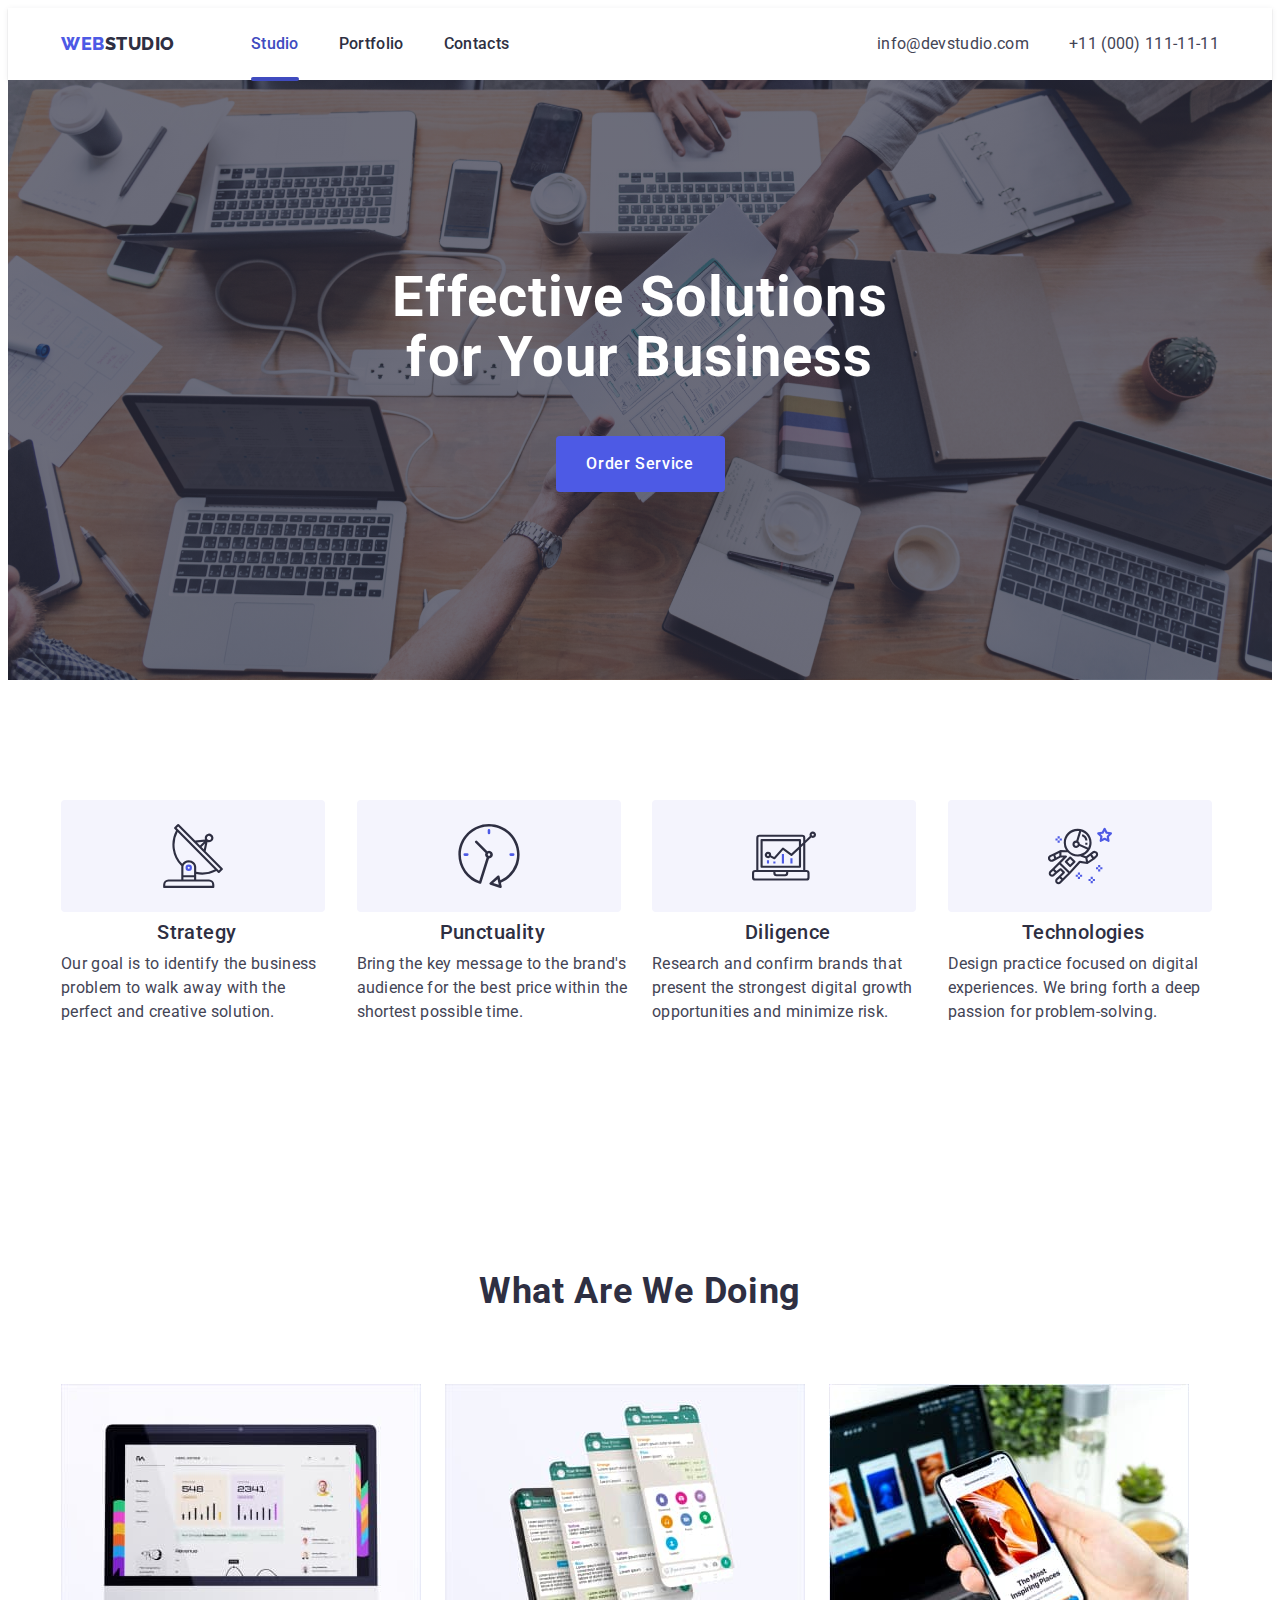
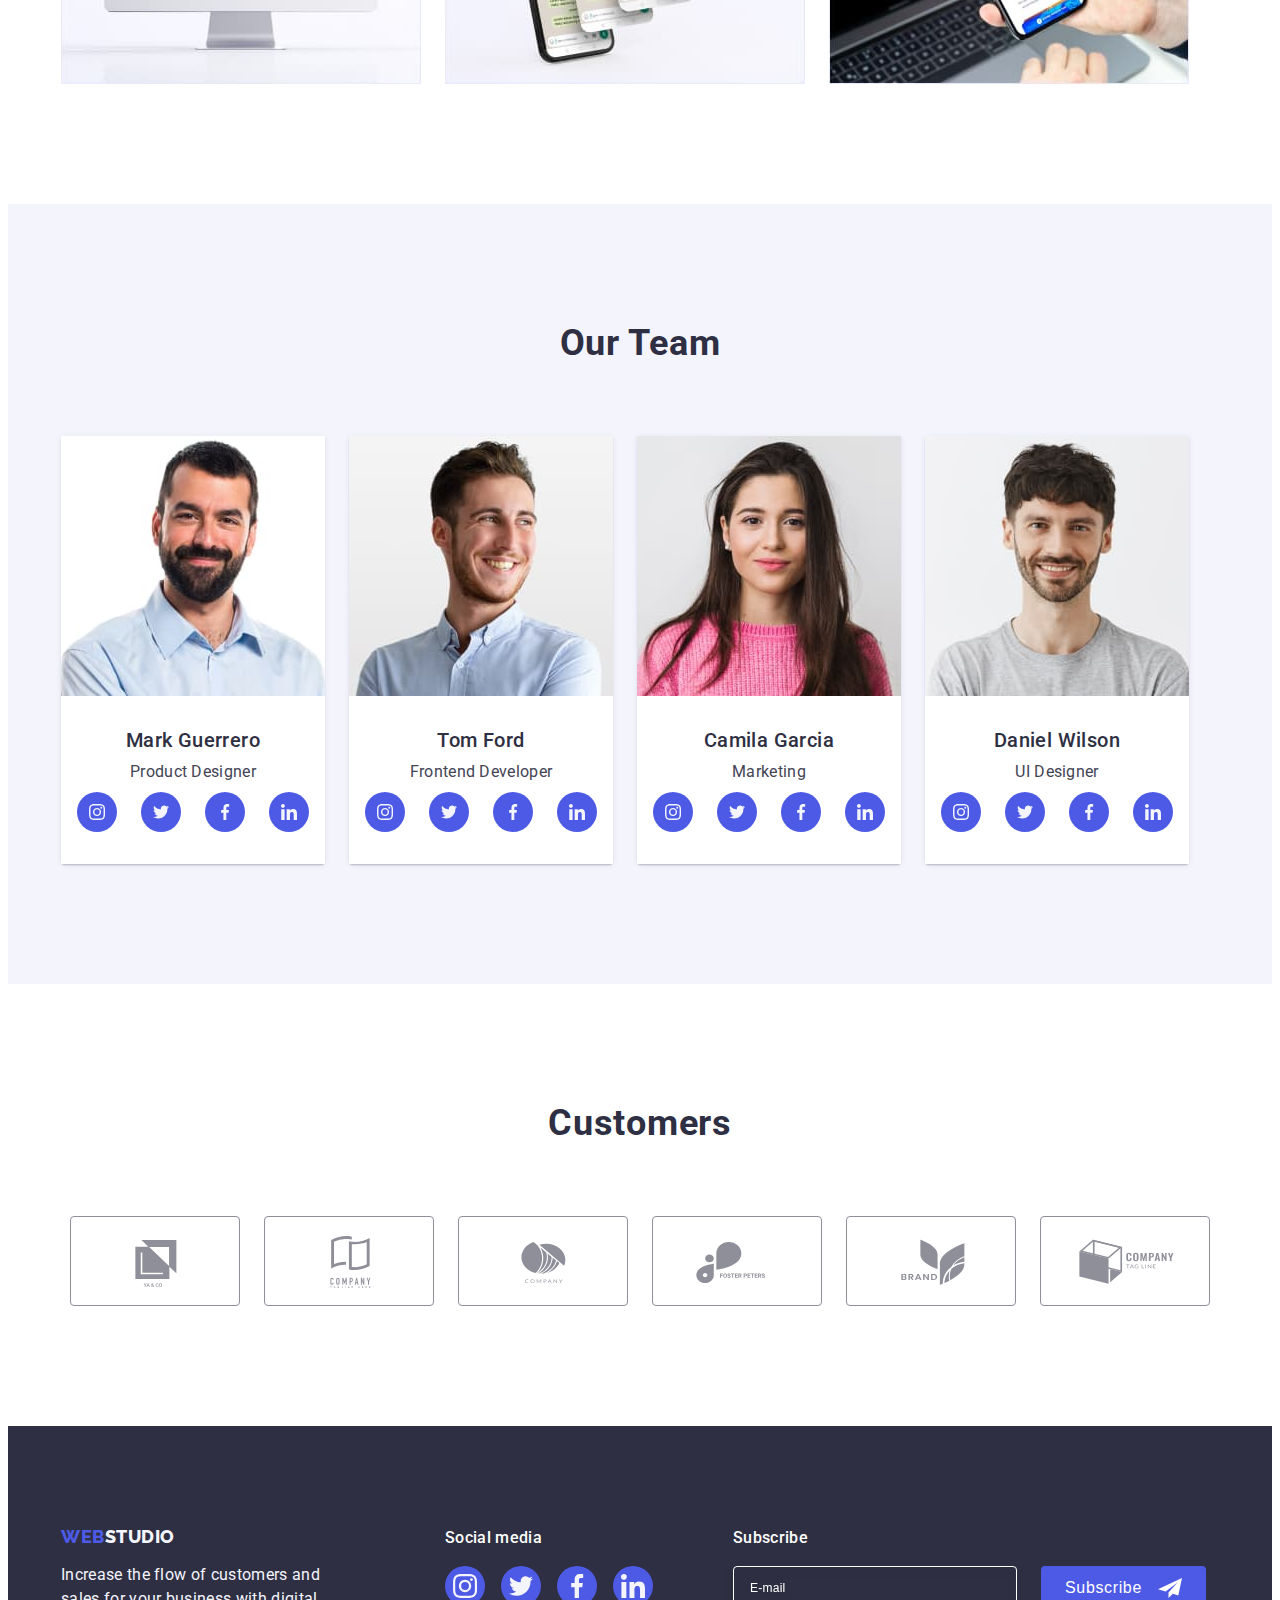
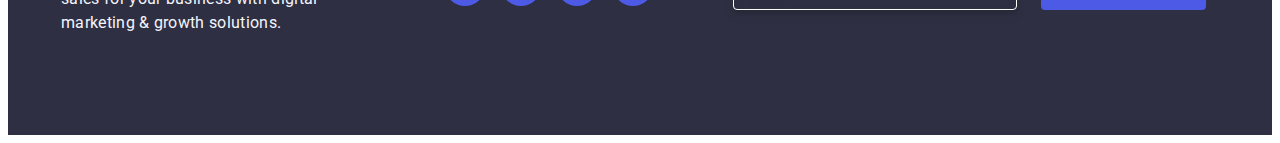
<file: index.html>
<!DOCTYPE html>
<html lang='en'>
<head>
  <meta charset='UTF-8' />
  <meta http-equiv='X-UA-Compatible' content='IE=edge' />
  <meta name='viewport' content='width=device-width, initial-scale=1.0' />
  <link
    rel='stylesheet'
    href='https://cdnjs.cloudflare.com/ajax/libs/modern-normalize/2.0.0/modern-normalize.min.css'
    integrity='sha512-4xo8blKMVCiXpTaLzQSLSw3KFOVPWhm/TRtuPVc4WG6kUgjH6J03IBuG7JZPkcWMxJ5huwaBpOpnwYElP/m6wg=='
    crossorigin='anonymous'
    referrerpolicy='no-referrer'
  />
  <link rel='preconnect' href='https://fonts.googleapis.com' />
  <link rel='preconnect' href='https://fonts.gstatic.com' crossorigin />
  <link
    href='https://fonts.googleapis.com/css2?family=Raleway:wght@800&family=Roboto:wght@400;500;700;900&display=swap'
    rel='stylesheet'
  />
  <link rel='stylesheet' href='./css/styles.css' />
  <title>WebStudio</title>
</head>
<body>
<header class='header'>
  <div class='header-container container'>
    <nav class='nav'>
      <a href='./index.html' class='logo link'
      >Web<span class='logo-name'>Studio</span></a
      >
      <ul class='list header-nav'>
        <li class='header-nav-list'>
          <a href='./index.html' class='nav-list link current'>Studio</a>
        </li>
        <li class='header-nav-list'>
          <a href='./portfolio.html' class='nav-list link'>Portfolio</a>
        </li>
        <li class='header-nav-list'>
          <a href='' class='nav-list link'> Contacts</a>
        </li>
      </ul>
    </nav>
    <address class='address'>
      <ul class='contact-list list'>
        <li class='header-contact-list'>
          <a href='mailto:info@devstudio.com' class='contact-link link'
          >info@devstudio.com</a
          >
        </li>
        <li class='header-contact-list'>
          <a href='tel:+110001111111' class='contact-link link'
          >+11 (000) 111-11-11</a
          >
        </li>
      </ul>
    </address>



    <button
      class="mobile-menu__button js-open-menu"
      type="button"
      aria-expanded="false"
      aria-controls="mobile-menu">
      <svg class="icon" width="40" height="40">
        <use href='./images/icons.svg#icon-menu-hamburger'></use>
      </svg>
    </button>


        <div class="menu-container js-menu-container" id="mobile-menu">
          <ul class="nav-list list">
            <li class="nav-list__item">
              <a href="./index.html" class="nav-list__link nav-list__link--current link">Studio</a>
            </li>
            <li class="nav-list__item">
              <a href="./portfolio.html" class="nav-list__link link">Portfolio</a>
            </li>
            <li class="nav-list__item"><a href="" class="nav-list__link link">Contacts</a></li>
          </ul>
          <div class="contacts-wrapper">
            <ul class="contacts-list list">
              <li class="contacts-list__item">
                <a href="tel:+380961111111" class="contacts-list__link--big link"
                >+38 096 111 11 11</a
                >
              </li>
              <li class="contacts-list__item">
                <a
                  href="mailto:info@devstudio.com"
                  class="contacts-list__link--small link"
                >info@devstudio.com</a
                >
              </li>
            </ul>
            <ul class='icons-list-mobile list'>
              <li class='social-icon-item'>
                <a class='sprite-list-footer link' href=''>
                  <svg class='sprite' width='24' height='24'>
                    <use href='./images/icons.svg#icon-instagram'></use>
                  </svg>
                </a>
              </li>
              <li class='social-icon-item'>
                <a class='sprite-list-footer link' href=''>
                  <svg class='sprite' width='24' height='24'>
                    <use href='./images/icons.svg#icon-twitter'></use>
                  </svg>
                </a>
              </li>
              <li class='social-icon-item'>
                <a class='sprite-list-footer link' href=''>
                  <svg class='sprite' width='24' height='24'>
                    <use href='./images/icons.svg#icon-facebook'></use>
                  </svg>
                </a>
              </li>
              <li class='social-icon-item'>
                <a class='sprite-list-footer link' href=''>
                  <svg class='sprite' width='24' height='24'>
                    <use href='./images/icons.svg#icon-linkedin'></use>
                  </svg>
                </a>
              </li>
            </ul>
            <button
              class=" modal-close  js-close-menu"
              type="button"
            >
              <svg class='modal-close-mobile' width='8' height='8'>
                <use href='./images/icons.svg#icon-close-black'></use>
              </svg>
            </button>
          </div>
        </div>


  </div>
</header>
<main>
  <section class='hero'>
    <div class='container'>
      <h1 class='hero-title'>Effective Solutions for Your Business</h1>
      <button type='button' class='button-hero' data-modal-open>
        Order Service
      </button>
    </div>
  </section>
  <section class='advantages section'>
    <div class='container'>
      <h2 class='visually-hidden'>Our advantages</h2>
      <ul class='advantages-list list'>
        <li class='advantages-list-item'>
          <div class='advantages-list-icon'>
            <svg class='advantages-icon' width='64' height='64'>
              <use href='./images/icons.svg#icon-antenna'></use>
            </svg>
          </div>
          <h3 class='title-strategy'>Strategy</h3>
          <p class='description-strategy'>
            Our goal is to identify the business problem to walk away with
            the perfect and creative solution.
          </p>
        </li>
        <li class='advantages-list-item'>
          <div class='advantages-list-icon'>
            <svg class='advantages-icon' width='64' height='64'>
              <use href='./images/icons.svg#icon-clock'></use>
            </svg>
          </div>
          <h3 class='title-strategy'>Punctuality</h3>
          <p class='description-strategy'>
            Bring the key message to the brand's audience for the best price
            within the shortest possible time.
          </p>
        </li>
        <li class='advantages-list-item'>
          <div class='advantages-list-icon'>
            <svg class='advantages-icon' width='64' height='64'>
              <use href='./images/icons.svg#icon-diagram'></use>
            </svg>
          </div>
          <h3 class='title-strategy'>Diligence</h3>
          <p class='description-strategy'>
            Research and confirm brands that present the strongest digital
            growth opportunities and minimize risk.
          </p>
        </li>
        <li class='advantages-list-item'>
          <div class='advantages-list-icon'>
            <svg class='advantages-icon' width='64' height='64'>
              <use href='./images/icons.svg#icon-astronaut'></use>
            </svg>
          </div>
          <h3 class='title-strategy'>Technologies</h3>
          <p class='description-strategy'>
            Design practice focused on digital experiences. We bring forth a
            deep passion for problem-solving.
          </p>
        </li>
      </ul>
    </div>
  </section>
  <section class='section our-work-section'>
    <div class='container '>
      <h2 class='headlines'>What are we doing</h2>
      <ul class='list our-work-list'>
        <li class='our-work-item'>
          <img
            src='./images/monitor.jpg'
            width='360'
            height='300'
            alt='monitor'
          />
        </li>
        <li class='our-work-item'>
          <img
            src='./images/screenshot.jpg'
            width='360'
            height='300'
            alt='screenshot'
          />
        </li>
        <li class='our-work-item'>
          <img
            src='./images/phone.jpg'
            width='360'
            height='300'
            alt='phone'
          />
        </li>
      </ul>
    </div>
  </section>
  <section class='our-team section'>
    <div class='container'>
      <h2 class='headlines'>Our Team</h2>
      <ul class='list team-list list'>
        <li class='team-item list'>
          <img
            src='./images/designer.jpg'
            width='264'
            height='260'
            alt='Product Designer'
          />
          <div class='team-container'>
            <h3 class='title'>Mark Guerrero</h3>
            <p class='description'>Product Designer</p>
            <ul class='icons-list-team list'>
              <li class='social-icon-item'>
                <a class='sprite-list link' href=''>
                  <svg class='sprite' width='16' height='16'>
                    <use href='./images/icons.svg#icon-instagram'></use>
                  </svg>
                </a>
              </li>
              <li class='social-icon-item'>
                <a class='sprite-list link' href=''>
                  <svg class='sprite' width='16' height='16'>
                    <use href='./images/icons.svg#icon-twitter'></use>
                  </svg>
                </a>
              </li>
              <li class='social-icon-item'>
                <a class='sprite-list link' href=''>
                  <svg class='sprite' width='16' height='16'>
                    <use href='./images/icons.svg#icon-facebook'></use>
                  </svg>
                </a>
              </li>
              <li class='social-icon-item'>
                <a class='sprite-list link' href=''>
                  <svg class='sprite' width='16' height='16'>
                    <use href='./images/icons.svg#icon-linkedin'></use>
                  </svg>
                </a>
              </li>
            </ul>
          </div>
        </li>
        <li class='team-item list'>
          <img
            src='./images/frontend.jpg'
            width='264'
            height='260'
            alt='Frontend Developer'
          />
          <div class='team-container'>
            <h3 class='title'>Tom Ford</h3>
            <p class='description'>Frontend Developer</p>
            <ul class='icons-list-team list'>
              <li class='social-icon-item'>
                <a class='sprite-list link' href=''>
                  <svg class='sprite' width='16' height='16'>
                    <use href='./images/icons.svg#icon-instagram'></use>
                  </svg>
                </a>
              </li>
              <li class='social-icon-item'>
                <a class='sprite-list link' href=''>
                  <svg class='sprite' width='16' height='16'>
                    <use href='./images/icons.svg#icon-twitter'></use>
                  </svg>
                </a>
              </li>
              <li class='social-icon-item'>
                <a class='sprite-list link' href=''>
                  <svg class='sprite' width='16' height='16'>
                    <use href='./images/icons.svg#icon-facebook'></use>
                  </svg>
                </a>
              </li>
              <li class='social-icon-item'>
                <a class='sprite-list link' href=''>
                  <svg class='sprite' width='16' height='16'>
                    <use href='./images/icons.svg#icon-linkedin'></use>
                  </svg>
                </a>
              </li>
            </ul>
          </div>
        </li>
        <li class='team-item list'>
          <img
            src='./images/marketing.jpg'
            width='264'
            height='260'
            alt='Marketing'
          />
          <div class='team-container'>
            <h3 class='title'>Camila Garcia</h3>
            <p class='description'>Marketing</p>
            <ul class='icons-list-team list'>
              <li class='social-icon-item'>
                <a class='sprite-list link' href=''>
                  <svg class='sprite' width='16' height='16'>
                    <use href='./images/icons.svg#icon-instagram'></use>
                  </svg>
                </a>
              </li>
              <li class='social-icon-item'>
                <a class='sprite-list link' href=''>
                  <svg class='sprite' width='16' height='16'>
                    <use href='./images/icons.svg#icon-twitter'></use>
                  </svg>
                </a>
              </li>
              <li class='social-icon-item'>
                <a class='sprite-list link' href=''>
                  <svg class='sprite' width='16' height='16'>
                    <use href='./images/icons.svg#icon-facebook'></use>
                  </svg>
                </a>
              </li>
              <li class='social-icon-item'>
                <a class='sprite-list link' href=''>
                  <svg class='sprite' width='16' height='16'>
                    <use href='./images/icons.svg#icon-linkedin'></use>
                  </svg>
                </a>
              </li>
            </ul>
          </div>
        </li>
        <li class='team-item list'>
          <img
            src='./images/UI.jpg'
            width='264'
            height='260'
            alt='UI Designer'
          />
          <div class='team-container'>
            <h3 class='title'>Daniel Wilson</h3>
            <p class='description'>UI Designer</p>
            <ul class='icons-list-team list'>
              <li class='social-icon-item'>
                <a class='sprite-list link' href=''>
                  <svg class='sprite' width='16' height='16'>
                    <use href='./images/icons.svg#icon-instagram'></use>
                  </svg>
                </a>
              </li>
              <li class='social-icon-item'>
                <a class='sprite-list link' href=''>
                  <svg class='sprite' width='16' height='16'>
                    <use href='./images/icons.svg#icon-twitter'></use>
                  </svg>
                </a>
              </li>
              <li class='social-icon-item'>
                <a class='sprite-list link' href=''>
                  <svg class='sprite' width='16' height='16'>
                    <use href='./images/icons.svg#icon-facebook'></use>
                  </svg>
                </a>
              </li>
              <li class='social-icon-item'>
                <a class='sprite-list link' href=''>
                  <svg class='sprite' width='16' height='16'>
                    <use href='./images/icons.svg#icon-linkedin'></use>
                  </svg>
                </a>
              </li>
            </ul>
          </div>
        </li>
      </ul>
    </div>
  </section>
  <section class='section'>
    <div class='container'>
      <h2 class='headlines'>Customers</h2>
      <ul class='customers-list list'>
        <li class='customers-list-icons'>
          <a href='' class='customers-link link'>
            <svg class='customers-icons' width='104' height='56'>
              <use href='./images/icons.svg#icon-yago'></use>
            </svg>
          </a>
        </li>
        <li class='customers-list-icons'>
          <a href='' class='customers-link link'>
            <svg class='customers-icons' width='104' height='56'>
              <use href='./images/icons.svg#icon-tagline'></use>
            </svg>
          </a>
        </li>
        <li class='customers-list-icons'>
          <a href='' class='customers-link link'>
            <svg class='customers-icons' width='104' height='56'>
              <use href='./images/icons.svg#icon-company'></use>
            </svg>
          </a>
        </li>
        <li class='customers-list-icons'>
          <a href='' class='customers-link link'>
            <svg class='customers-icons' width='104' height='56'>
              <use href='./images/icons.svg#icon-forest'></use>
            </svg>
          </a>
        </li>
        <li class='customers-list-icons'>
          <a href='' class='customers-link link'>
            <svg class='customers-icons' width='104' height='56'>
              <use href='./images/icons.svg#icon-brand'></use>
            </svg>
          </a>
        </li>
        <li class='customers-list-icons'>
          <a href='' class='customers-link link'>
            <svg class='customers-icons' width='104' height='56'>
              <use href='./images/icons.svg#icon-company-six'></use>
            </svg>
          </a>
        </li>
      </ul>
    </div>
  </section>
</main>
<footer class='footer'>
  <div class='container footer-container'>
    <div class='logo-footer-container'>
      <a href='./index.html' class='logo link link-footer'
      >Web<span class='logo-footer'>Studio</span></a
      >
      <p class='footer-text'>
        Increase the flow of customers and sales for your business with
        digital marketing &#38; growth solutions.
      </p>
    </div>
    <div class='icon-footer'>
      <p class='headlines-footer'>Social media</p>
      <ul class='icons-list-footer list'>
        <li class='social-icon-item'>
          <a class='sprite-list-footer link' href=''>
            <svg class='sprite' width='24' height='24'>
              <use href='./images/icons.svg#icon-instagram'></use>
            </svg>
          </a>
        </li>
        <li class='social-icon-item'>
          <a class='sprite-list-footer link' href=''>
            <svg class='sprite' width='24' height='24'>
              <use href='./images/icons.svg#icon-twitter'></use>
            </svg>
          </a>
        </li>
        <li class='social-icon-item'>
          <a class='sprite-list-footer link' href=''>
            <svg class='sprite' width='24' height='24'>
              <use href='./images/icons.svg#icon-facebook'></use>
            </svg>
          </a>
        </li>
        <li class='social-icon-item'>
          <a class='sprite-list-footer link' href=''>
            <svg class='sprite' width='24' height='24'>
              <use href='./images/icons.svg#icon-linkedin'></use>
            </svg>
          </a>
        </li>
      </ul>
    </div>
    <div class='footer-submit'>
      <p class='headlines-footer'>Subscribe</p>
      <form class='subscribe-form'>
        <label for='email-footer' class='email-footer'>
          <input type='email' name='email-footer' class='subscribe-input' placeholder='E-mail' id='email-footer' />
        </label>
        <button type='submit' class='subscribe-button'>
          Subscribe
          <svg class='input' width='24' height='24'>
            <use href='./images/icons.svg#icon-frame'></use>
          </svg>
        </button>
      </form>
    </div>
  </div>
</footer>
<div class='backdrop is-hidden' data-modal>
  <div class='modal modal-submit'>
    <button type='button' data-modal-close class='modal-close'>
      <svg class='modal-icon' width='8' height='8'>
        <use href='./images/icons.svg#icon-close-black'></use>
      </svg>
    </button>
    <p class='title-form'>Leave your contacts and we will call you back</p>
    <form autocomplete='off'>
      <div class='modal-box'>
        <label class='modal-label' for='user-name'> Name </label>
        <div class='input-wrap'>
          <input type='text' name='user-name' class='modal-input' id='user-name'>
          <svg class='input-icon' width='18' height='24'>
            <use href='./images/icons.svg#icon-person'></use>
          </svg>
        </div>

      </div>
      <div class='modal-box'>
        <label class='modal-label' for='phone'> Phone</label>
        <div class='input-wrap'>
          <input type='tel' name='user-phone' class='modal-input' id='phone' />
          <svg class='input-icon' width='18' height='24'>
            <use href='./images/icons.svg#icon-phone'></use>
          </svg>
        </div>
      </div>
      <div class='modal-box'>
        <label class='modal-label' for='email'> Email </label>
        <div class='input-wrap'>
          <input type='email' name='user-email' class='modal-input' id='email' />
          <svg class='input-icon' width='18' height='24'>
            <use href='./images/icons.svg#icon-email'></use>
          </svg>
        </div>
      </div>

      <div class='modal-checkbox'>
        <label class='modal-label' for='user-comment'> Comment</label>

        <textarea name='user-comment' placeholder='Text input' class='textarea-box' id='user-comment'></textarea>
      </div>
      <div class='check-box'>
        <input type='checkbox' name='user-privacy' class='user-checkbox visually-hidden' id='user-privacy'
               value='true' />
        <label for='user-privacy' class='check-text'> <span class='box-icon-check'>
              <svg class='check-icon' width='10' height='8'>
                <use href='./images/icons.svg#icon-vector'></use>
              </svg>
            </span>I accept the terms and conditions of the&nbsp;
          <a href='' class='modal-policy__link'> Privacy Policy</a>
        </label>
      </div>


      <button type='submit' class='submit-button'>Send</button>


    </form>
  </div>
</div>
<script src='./js/modal.js'></script>
<script src='js/mobile-menu.js'></script>
</body>
</html>
</file>
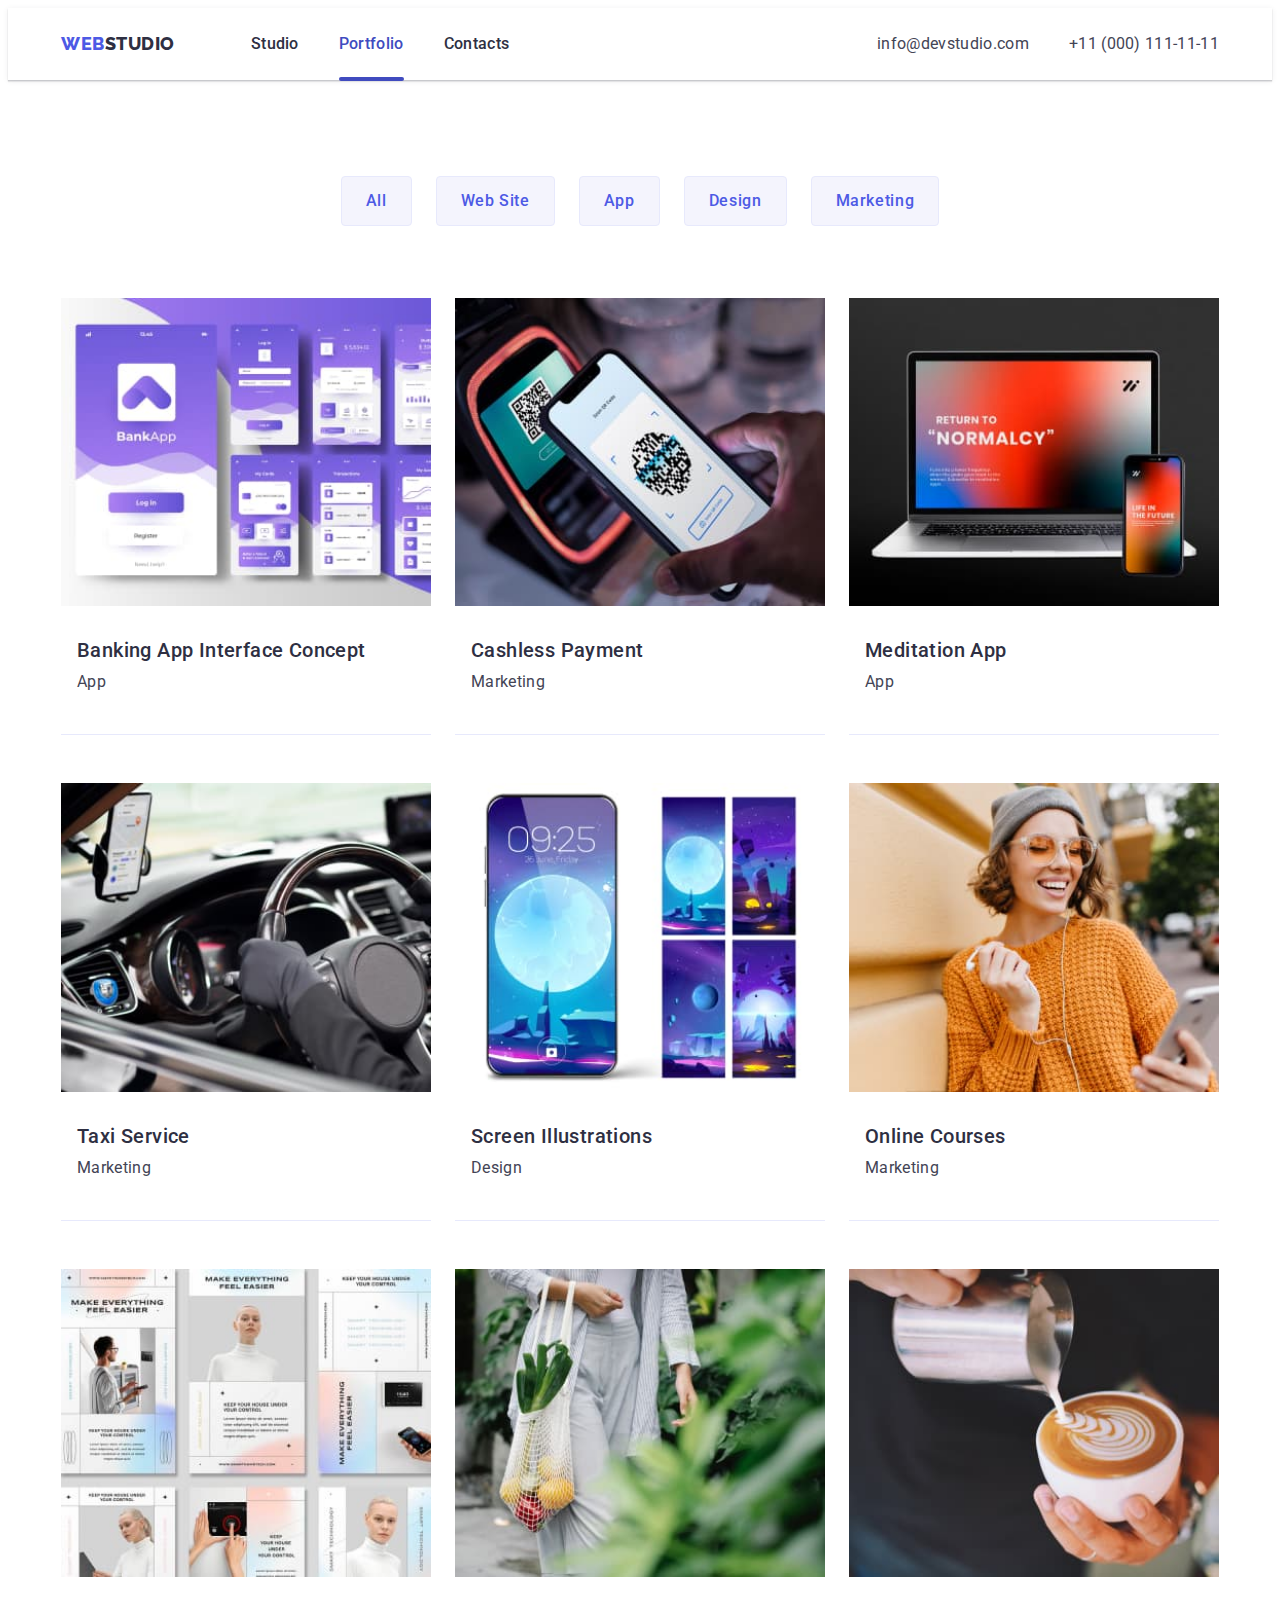
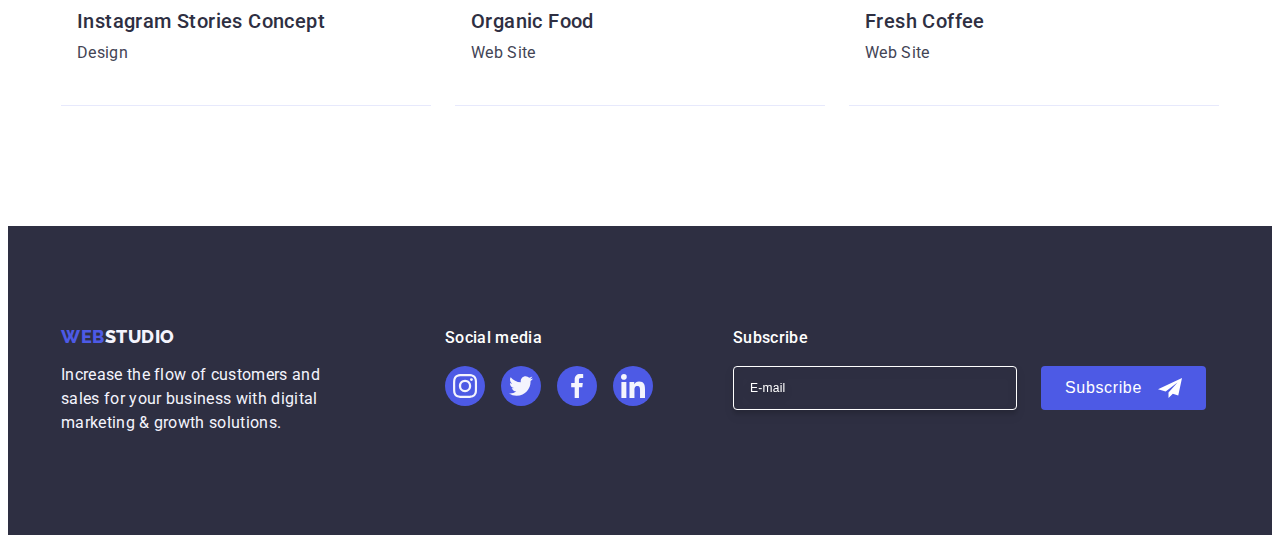
<file: portfolio.html>
<!DOCTYPE html>
<html lang='en'>
<head>
  <meta charset='UTF-8' />
  <meta http-equiv='X-UA-Compatible' content='IE=edge' />
  <meta name='viewport' content='width=device-width, initial-scale=1.0' />
  <link rel='preconnect' href='https://fonts.googleapis.com' />
  <link
    rel='stylesheet'
    href='https://cdnjs.cloudflare.com/ajax/libs/modern-normalize/2.0.0/modern-normalize.min.css'
    integrity='sha512-4xo8blKMVCiXpTaLzQSLSw3KFOVPWhm/TRtuPVc4WG6kUgjH6J03IBuG7JZPkcWMxJ5huwaBpOpnwYElP/m6wg=='
    crossorigin='anonymous'
    referrerpolicy='no-referrer'
  />
  <link rel='preconnect' href='https://fonts.gstatic.com' crossorigin />
  <link
    href='https://fonts.googleapis.com/css2?family=Raleway:wght@800&family=Roboto:wght@400;500;700;900&display=swap'
    rel='stylesheet'
  />
  <link rel='stylesheet' href='./css/styles.css' />
  <title>Portfolio</title>
</head>
<body>
<header class='header'>
  <div class='header-container container'>
    <nav class='nav'>
      <a href='./index.html' class='logo link'
      >Web<span class='logo-name'>Studio</span></a
      >
      <ul class='list header-nav'>
        <li class='header-nav-list'>
          <a href='./index.html' class='nav-list link'>Studio</a>
        </li>
        <li class='header-nav-list'>
          <a href='./portfolio.html' class='nav-list link current-portfolio'
          >Portfolio</a
          >
        </li>
        <li class='header-nav-list'>
          <a href='' class='nav-list link'> Contacts</a>
        </li>
      </ul>
    </nav>
    <address class='address'>
      <ul class='contact-list list'>
        <li class='header-contact-list'>
          <a href='mailto:info@devstudio.com' class='contact-link link'
          >info@devstudio.com</a
          >
        </li>
        <li class='header-contact-list'>
          <a href='tel:+110001111111' class='contact-link link'
          >+11 (000) 111-11-11</a
          >
        </li>
      </ul>
    </address>
    <button
      class='mobile-menu__button js-open-menu'
      type='button'
      aria-expanded='false'
      aria-controls='mobile-menu'>
      <svg class='icon' width='40' height='40'>
        <use href='./images/icons.svg#icon-menu-hamburger'></use>
      </svg>
    </button>


    <div class='menu-container js-menu-container' id='mobile-menu'>
      <ul class='nav-list list'>
        <li class='nav-list__item'>
          <a href='./index.html' class='nav-list__link nav-list__link--current link'>Studio</a>
        </li>
        <li class='nav-list__item'>
          <a href='./portfolio.html' class='nav-list__link link'>Portfolio</a>
        </li>
        <li class='nav-list__item'><a href='' class='nav-list__link link'>Contacts</a></li>
      </ul>
      <div class='contacts-wrapper'>
        <address>
          <ul class='contacts-list list'>
            <li class='contacts-list__item'>
              <a href='tel:+380961111111' class='contacts-list__link--big link'
              >+38 096 111 11 11</a
              >
            </li>
            <li class='contacts-list__item'>
              <a
                href='mailto:info@devstudio.com'
                class='contacts-list__link--small link'
              >info@devstudio.com</a
              >
            </li>
          </ul>
        </address>
        <ul class='icons-list-mobile list'>
          <li class='social-icon-item'>
            <a class='sprite-list-footer link' href=''>
              <svg class='sprite' width='24' height='24'>
                <use href='./images/icons.svg#icon-instagram'></use>
              </svg>
            </a>
          </li>
          <li class='social-icon-item'>
            <a class='sprite-list-footer link' href=''>
              <svg class='sprite' width='24' height='24'>
                <use href='./images/icons.svg#icon-twitter'></use>
              </svg>
            </a>
          </li>
          <li class='social-icon-item'>
            <a class='sprite-list-footer link' href=''>
              <svg class='sprite' width='24' height='24'>
                <use href='./images/icons.svg#icon-facebook'></use>
              </svg>
            </a>
          </li>
          <li class='social-icon-item'>
            <a class='sprite-list-footer link' href=''>
              <svg class='sprite' width='24' height='24'>
                <use href='./images/icons.svg#icon-linkedin'></use>
              </svg>
            </a>
          </li>
        </ul>
        <button
          class=' modal-close  js-close-menu'
          type='button'
        >
          <svg class='modal-close-mobile' width='8' height='8'>
            <use href='./images/icons.svg#icon-close-black'></use>
          </svg>
        </button>
      </div>
    </div>
  </div>
</header>
<main>
  <section class='section-portfolio'>
    <div class='container'>
      <h1 class='visually-hidden'>Portfolio</h1>
      <ul class='portfolio-buttons-list list'>
        <li class='portfolio-buttons-item'>
          <button type='button' class='button'>All</button>
        </li>
        <li class='portfolio-buttons-item'>
          <button type='button' class='button'>Web Site</button>
        </li>
        <li class='portfolio-buttons-item'>
          <button type='button' class='button'>App</button>
        </li>
        <li class='portfolio-buttons-item'>
          <button type='button' class='button'>Design</button>
        </li>
        <li class='portfolio-buttons-item'>
          <button type='button' class='button'>Marketing</button>
        </li>
      </ul>
      <ul class='portfolio-list list'>
        <li class='portfolio-list-item'>
          <a href='' class='link portfolio-link'>
            <div class='portfolio-description-block'>
              <picture>
                <source srcset='./images/portfolio/interface.jpg 1x,
                    ./images/portfolio/interface-2x.jpg 2x'
                        media='(min-width:1158px)'>
                <source srcset='./images/portfolio/interface-tab-1x.jpg 1x,
                    ./images/portfolio/interface-tab-2x.jpg 2x'
                        media='(min-width:768px)'>
                <source srcset='./images/portfolio/interface-mob-1x.jpg 1x,
                    ./images/portfolio/interface-mob-2x.jpg 2x'
                        media='(min-width:320px)'>
                <img
                  src='./images/portfolio/interface.jpg'
                  alt='Banking App Interface Concept'
                  width='360'
                  height='300' />
              </picture>
              <p class='portfolio-description'>
                14 Stylish and User-Friendly App Design Concepts · Task
                Manager App · Calorie Tracker App · Exotic Fruit Ecommerce
                App · Cloud Storage App
              </p>
            </div>
            <div class='portfolio-container'>
              <h2 class='title'>Banking App Interface Concept</h2>
              <p class='description'>App</p>
            </div>
          </a>
        </li>
        <li class='portfolio-list-item'>
          <a href='' class='link portfolio-link'>
            <div class='portfolio-description-block'>
              <picture>
                <source srcset='./images/portfolio/payment.jpg  1x,
                    ./images/portfolio/payment-2x.jpg 2x'
                        media='(min-width:1158px)'>
                <source srcset='./images/portfolio/payment-tab-1x.jpg 1x,
                    ./images/portfolio/payment-tab-2x.jpg 2x'
                        media='(min-width:768px)'>
                <source srcset='./images/portfolio/payment-mob-1x.jpg 1x,
                    ./images/portfolio/payment-mob-2x.jpg 2x'
                        media='(min-width:320px)'>
                <img
                  src='./images/portfolio/payment.jpg'
                  alt='Cashless Payment'
                  width='360'
                  height='300' />
              </picture>

              <p class='portfolio-description'>
                14 Stylish and User-Friendly App Design Concepts · Task
                Manager App · Calorie Tracker App · Exotic Fruit Ecommerce
                App · Cloud Storage App
              </p>
            </div>
            <div class='portfolio-container'>
              <h2 class='title'>Cashless Payment</h2>
              <p class='description'>Marketing</p>
            </div>
          </a>
        </li>
        <li class='portfolio-list-item'>
          <a href='' class='link portfolio-link'>
            <div class='portfolio-description-block'>
              <picture>
                <source srcset='./images/portfolio/meditation-app.jpg  1x,
                    ./images/portfolio/meditation-app-2x.jpg 2x'
                        media='(min-width:1158px)'>
                <source srcset='./images/portfolio/meditation-app-tab-1x.jpg 1x,
                    ./images/portfolio/meditation-app-tab-2x.jpg 2x'
                        media='(min-width:768px)'>
                <source srcset='./images/portfolio/meditation-app-mob-1x.jpg 1x,
                    ./images/portfolio/meditation-app-mob-2x.jpg 2x'
                        media='(min-width:320px)'>
                <img
                  src='./images/portfolio/meditation-app.jpg'
                  alt='Meditation App'
                  width='360'
                  height='300'
                />
              </picture>

              <p class='portfolio-description'>
                14 Stylish and User-Friendly App Design Concepts · Task
                Manager App · Calorie Tracker App · Exotic Fruit Ecommerce
                App · Cloud Storage App
              </p>
            </div>
            <div class='portfolio-container'>
              <h2 class='title'>Meditation App</h2>
              <p class='description'>App</p>
            </div>
          </a>
        </li>
        <li class='portfolio-list-item'>
          <a href='' class='link portfolio-link'>
            <div class='portfolio-description-block'>
              <picture>
                <source srcset='./images/portfolio/taxi-service.jpg  1x,
                    ./images/portfolio/taxi-service-2x.jpg 2x'
                        media='(min-width:1158px)'>
                <source srcset='./images/portfolio/taxi-service-tab-1x.jpg 1x,
                    ./images/portfolio/taxi-service-tab-2x.jpg 2x'
                        media='(min-width:768px)'>
                <source srcset='./images/portfolio/taxi-service-mob-1x.jpg 1x,
                    ./images/portfolio/taxi-service-mob-2x.jpg 2x'
                        media='(min-width:320px)'>
                <img
                  src='./images/portfolio/taxi-service.jpg'
                  alt='Taxi Service'
                  width='360'
                  height='300'
                />
              </picture>

              <p class='portfolio-description'>
                14 Stylish and User-Friendly App Design Concepts · Task
                Manager App · Calorie Tracker App · Exotic Fruit Ecommerce
                App · Cloud Storage App
              </p>
            </div>
            <div class='portfolio-container'>
              <h2 class='title'>Taxi Service</h2>
              <p class='description'>Marketing</p>
            </div>
          </a>
        </li>
        <li class='portfolio-list-item'>
          <a href='' class='link portfolio-link'>
            <div class='portfolio-description-block'>
              <picture>
                <source srcset='./images/portfolio/screen-illustrations.jpg  1x,
                    ./images/portfolio/screen-illustrations-2x.jpg 2x'
                        media='(min-width:1158px)'>
                <source srcset='./images/portfolio/screen-illustrations-tab-1x.jpg 1x,
                    ./images/portfolio/screen-illustrations-tab-2x.jpg 2x'
                        media='(min-width:768px)'>
                <source srcset='./images/portfolio/screen-illustrations-mob-1x.jpg 1x,
                    ./images/portfolio/screen-illustrations-mob-2x.jpg 2x'
                        media='(min-width:320px)'>
                <img
                  src='./images/portfolio/screen-illustrations.jpg'
                  alt='Screen Illustrations'
                  width='360'
                  height='300'
                />
              </picture>

              <p class='portfolio-description'>
                14 Stylish and User-Friendly App Design Concepts · Task
                Manager App · Calorie Tracker App · Exotic Fruit Ecommerce
                App · Cloud Storage App
              </p>
            </div>
            <div class='portfolio-container'>
              <h2 class='title'>Screen Illustrations</h2>
              <p class='description'>Design</p>
            </div>
          </a>
        </li>
        <li class='portfolio-list-item'>
          <a href='' class='link portfolio-link'>
            <div class='portfolio-description-block'>
              <picture>
                <source srcset='./images/portfolio/online-courses.jpg  1x,
                    ./images/portfolio/online-courses-2x.jpg 2x'
                        media='(min-width:1158px)'>
                <source srcset='./images/portfolio/online-courses-tab-1x.jpg 1x,
                    ./images/portfolio/online-courses-tab-2x.jpg 2x'
                        media='(min-width:768px)'>
                <source srcset='./images/portfolio/online-courses-mob-1x.jpg 1x,
                    ./images/portfolio/online-courses-mob-2x.jpg 2x'
                        media='(min-width:320px)'>
                <img
                  src='./images/portfolio/online-courses.jpg'
                  alt='Online Courses'
                  width='360'
                  height='300'
                />
              </picture>

              <p class='portfolio-description'>
                14 Stylish and User-Friendly App Design Concepts · Task
                Manager App · Calorie Tracker App · Exotic Fruit Ecommerce
                App · Cloud Storage App
              </p>
            </div>
            <div class='portfolio-container'>
              <h2 class='title'>Online Courses</h2>
              <p class='description'>Marketing</p>
            </div>
          </a>
        </li>
        <li class='portfolio-list-item'>
          <a href='' class='link portfolio-link'>
            <div class='portfolio-description-block'>
              <picture>
                <source srcset='./images/portfolio/instagram.jpg  1x,
                    ./images/portfolio/instagram-2x.jpg 2x'
                        media='(min-width:1158px)'>
                <source srcset='./images/portfolio/instagram-tab-1x.jpg 1x,
                    ./images/portfolio/instagram-tab-2x.jpg 2x'
                        media='(min-width:768px)'>
                <source srcset='./images/portfolio/instagram-mob-1x.jpg 1x,
                    ./images/portfolio/interface-mob-1x.jpg 2x'
                        media='(min-width:320px)'>
                <img
                  src='./images/portfolio/instagram.jpg'
                  alt='Instagram Stories Concept'
                  width='360'
                  height='300'
                />
              </picture>

              <p class='portfolio-description'>
                14 Stylish and User-Friendly App Design Concepts · Task
                Manager App · Calorie Tracker App · Exotic Fruit Ecommerce
                App · Cloud Storage App
              </p>
            </div>
            <div class='portfolio-container'>
              <h2 class='title'>Instagram Stories Concept</h2>
              <p class='description'>Design</p>
            </div>
          </a>
        </li>
        <li class='portfolio-list-item'>
          <a href='' class='link portfolio-link'>
            <div class='portfolio-description-block'>
              <picture>
                <source srcset='./images/portfolio/organic-food.jpg  1x,
                    ./images/portfolio/organic-food-2x.jpg 2x'
                        media='(min-width:1158px)'>
                <source srcset='./images/portfolio/organic-food-tab-1x.jpg 1x,
                    ./images/portfolio/organic-food-tab-2x.jpg 2x'
                        media='(min-width:768px)'>
                <source srcset='./images/portfolio/organic-food-mob-1x.jpg 1x,
                    ./images/portfolio/organic-food-mob-2x.jpg 2x'
                        media='(min-width:320px)'>
                <img
                  src='./images/portfolio/organic-food.jpg'
                  alt='Organic Food'
                  width='360'
                  height='300'
                />
              </picture>

              <p class='portfolio-description'>
                14 Stylish and User-Friendly App Design Concepts · Task
                Manager App · Calorie Tracker App · Exotic Fruit Ecommerce
                App · Cloud Storage App
              </p>
            </div>
            <div class='portfolio-container'>
              <h2 class='title'>Organic Food</h2>
              <p class='description'>Web Site</p>
            </div>
          </a>
        </li>
        <li class='portfolio-list-item'>
          <a href='' class='link portfolio-link'>
            <div class='portfolio-description-block'>
              <picture>
                <source srcset='./images/portfolio/coffee.jpg 1x,
                    ./images/portfolio/coffee-2x.jpg 2x'
                        media='(min-width:1158px)'>
                <source srcset='./images/portfolio/coffee-tab-1x.jpg 1x,
                    ./images/portfolio/coffee-tab-2x.jpg 2x'
                        media='(min-width:768px)'>
                <source srcset='./images/portfolio/coffee-mob-1x.jpg 1x,
                    ./images/portfolio/coffee-mob-2x.jpg 2x'
                        media='(min-width:320px)'>
                <img
                  src='./images/portfolio/coffee.jpg'
                  alt='Fresh Coffee'
                  width='360'
                  height='300'
                />
              </picture>

              <p class='portfolio-description'>
                14 Stylish and User-Friendly App Design Concepts · Task
                Manager App · Calorie Tracker App · Exotic Fruit Ecommerce
                App · Cloud Storage App
              </p>
            </div>
            <div class='portfolio-container'>
              <h2 class='title'>Fresh Coffee</h2>
              <p class='description'>Web Site</p>
            </div>
          </a>
        </li>
      </ul>
    </div>
  </section>
</main>
<footer class='footer'>
  <div class='container footer-container customers-container'>
    <div class='logo-footer-container'>
      <a href='./index.html' class='logo link link-footer'
      >Web<span class='logo-footer'>Studio</span></a
      >
      <p class='footer-text'>
        Increase the flow of customers and sales for your business with
        digital marketing &#38; growth solutions.
      </p>
    </div>
    <div class='icon-footer'>
      <p class='headlines-footer'>Social media</p>
      <ul class='icons-list-footer list'>
        <li class='social-icon-item'>
          <a class='sprite-list-footer link' href=''>
            <svg class='sprite' width='24' height='24'>
              <use href='./images/icons.svg#icon-instagram'></use>
            </svg>
          </a>
        </li>
        <li class='social-icon-item'>
          <a class='sprite-list-footer link' href=''>
            <svg class='sprite' width='24' height='24'>
              <use href='./images/icons.svg#icon-twitter'></use>
            </svg>
          </a>
        </li>
        <li class='social-icon-item'>
          <a class='sprite-list-footer link' href=''>
            <svg class='sprite' width='24' height='24'>
              <use href='./images/icons.svg#icon-facebook'></use>
            </svg>
          </a>
        </li>
        <li class='social-icon-item'>
          <a class='sprite-list-footer link' href=''>
            <svg class='sprite' width='24' height='24'>
              <use href='./images/icons.svg#icon-linkedin'></use>
            </svg>
          </a>
        </li>
      </ul>
    </div>
    <div class='footer-submit'>
      <p class='headlines-footer'>Subscribe</p>
      <form class='subscribe-form'>
        <label for='email-footer' class='email-footer'>
          <input type='email' name='email' class='subscribe-input' placeholder='E-mail' id='email-footer' />
        </label>
        <button type='submit' class='subscribe-button'>
          Subscribe
          <svg class='input' width='24' height='24'>
            <use href='./images/icons.svg#icon-frame'></use>
          </svg>
        </button>
      </form>
    </div>
  </div>
</footer>
<script src='js/mobile-menu.js'></script>
</body>
</html>
</file>
<file: css/styles.css>
:root {
    --dark-color: #2e2f42;
    --text: #434455;
    --background-color: #ffffff;
    --background-color-page-header: #2e2f42;
    --light: #f4f4fd;
    --pressed-state: #404bbf;
    --primary-brand: #4d5ae5;
    --customers-color: #8e8f99;
}

body {
    font-family: 'Roboto', sans-serif;
    color: var(--text);
    background: var(--background-color);
}

h1,
h2,
h3,
h4,
h5,
h6,
p {
    margin-top: 0;
    margin-bottom: 0;
}

ul,
ol {
    margin-top: 0;
    margin-bottom: 0;
    padding-left: 0;
}

address {
    font-style: normal;
}

img {
    display: block;
    width: 100%;
    height: auto;
}

.container {
    width: 100%;
    max-width: 428px;
    padding-left: 16px;
    padding-right: 16px;
    margin-left: auto;
    margin-right: auto;
    /*border: 1px solid red;*/
}

@media screen and (min-width: 768px) {
    .container {
        max-width: 768px;
    }
}

@media screen and (min-width: 1158px) {
    .container {
        max-width: 1158px;
        padding: 0 15px;
    }
}

.section {
    padding-top: 96px;
    padding-bottom: 96px;
}

@media screen and (min-width: 1158px) {
    .section {
        padding-top: 120px;
        padding-bottom: 120px;
    }
}

.header-container {
    display: flex;
    align-items: center;
}

@media screen and (max-width: 767px) {
    .header-container {
        justify-content: space-between;
    }
}

@media screen and (max-width: 767px) {
    .header-nav,
    .address {
        display: none;
    }
}

@media screen and (min-width: 768px) {
    .header-nav {
        display: flex;
    }
}

@media screen and (max-width: 767px) {
    .nav {
        padding: 24px 0;
    }
}

.nav-list {
    font-weight: 500;
    font-size: 16px;
    line-height: 1.5;
    letter-spacing: 0.02em;
    padding: 24px 0;
    position: relative;
    transition: color 250ms cubic-bezier(0.4, 0, 0.2, 1);
    color: var(--background-color-page-header);
}


.link {
    text-decoration: none;
    display: block;
}

.list {
    list-style: none;
}

/* header */
.header {
    box-shadow: 0px 2px 1px rgba(46, 47, 66, 0.08),
    0px 1px 1px rgba(46, 47, 66, 0.16), 0px 1px 6px rgba(46, 47, 66, 0.08);
}

.logo {
    font-family: 'Raleway', sans-serif;
    font-weight: 800;
    font-size: 18px;
    line-height: 1.17;
    color: var(--primary-brand);
    letter-spacing: 0.03em;
    text-transform: uppercase;
}

.logo-name {
    color: var(--dark-color);
}

.nav {
    display: flex;
    align-items: center;
}

.nav .logo {
    margin-right: 76px;
}

.header-nav-list {
    margin-right: 40px;
}

@media screen and (min-width: 1158px) {
    .header-contact-list {
        margin-right: 40px;
    }
}

.header-nav-list:last-child {
    margin-right: 0;
}

.header-contact-list:last-child {
    margin-right: 0;
}


.current::after {
    content: '';
    position: absolute;
    left: 0;
    bottom: -1px;
    width: 100%;
    height: 4px;
    border-radius: 2px;
    background-color: var(--pressed-state);
}

.current,
.current-portfolio {
    color: var(--pressed-state);
}

.current-portfolio::after {
    content: '';
    position: absolute;
    left: 0;
    bottom: -1px;
    width: 100%;
    height: 4px;
    border-radius: 2px;
    background-color: var(--pressed-state);
}

.address {
    margin-left: auto;
}

.link:hover,
.link:focus {
    color: var(--pressed-state);
    transition: color 250ms cubic-bezier(0.4, 0, 0.2, 1);
}

.contact-link:hover,
.contact-link:focus {
    color: var(--pressed-state);
    transition: color 250ms cubic-bezier(0.4, 0, 0.2, 1);
}

@media screen and (min-width: 1158px) {
    .contact-list {
        display: flex;
    }
}

.contact-link {
    font-weight: 400;
    font-size: 16px;
    line-height: 1.5;
    letter-spacing: 0.02em;
    transition: color 250ms cubic-bezier(0.4, 0, 0.2, 1);
    color: var(--text);

}

@media screen and (min-width: 1158px) {
    .contact-list {
        padding: 24px 0;
    }
}

@media screen and (max-width: 1157px) {
    .header-contact-list:first-child {
        margin-bottom: 12px;
    }
}


/* section hero */

.hero {
    /* background: var(--background-color-page-header); */
    background-image: linear-gradient(
            to bottom,
            rgba(46, 47, 66, 0.7),
            rgba(46, 47, 66, 0.7)
    ),
    url(../images/people-office-mob.jpg);
    padding-top: 112px;
    padding-bottom: 112px;
    text-align: center;
    background-size: cover;
    background-position: center center;
    max-width: 1440px;
    background-repeat: no-repeat;
    transition: background-color 250ms cubic-bezier(0.4, 0, 0.2, 1);
    margin: 0 auto;
}

@media (min-device-pixel-ratio: 2),
(min-resolution: 192dpi),
(min-resolution: 2dppx) {
    .hero {
        background-image: linear-gradient(
                to bottom,
                rgba(46, 47, 66, 0.7),
                rgba(46, 47, 66, 0.7)
        ),
        url(../images/people-office-mob-2x.jpg);
        padding-top: 112px;
        padding-bottom: 112px

    }
}

@media screen and (min-width: 768px) {
    .hero {
        background-image: linear-gradient(
                to bottom,
                rgba(46, 47, 66, 0.7),
                rgba(46, 47, 66, 0.7)
        ),
        url(../images/people-office-tab.jpg);
        padding-top: 112px;
        padding-bottom: 112px
    }

    @media (min-device-pixel-ratio: 2),
    (min-resolution: 192dpi),
    (min-resolution: 2dppx) {
        .hero {
            background-image: linear-gradient(
                    to bottom,
                    rgba(46, 47, 66, 0.7),
                    rgba(46, 47, 66, 0.7)
            ),
            url(../images/people-office-tab-2x.jpg);
            padding-top: 112px;
            padding-bottom: 112px

        }
    }
}


@media screen and (min-width: 1158px) {
    .hero {
        background-image: linear-gradient(
                to bottom,
                rgba(46, 47, 66, 0.7),
                rgba(46, 47, 66, 0.7)
        ),
        url(../images/people-office.jpg);
        padding-top: 188px;
        padding-bottom: 188px;
    }

    @media (min-device-pixel-ratio: 2),
    (min-resolution: 192dpi),
    (min-resolution: 2dppx) {
        .hero {
            background-image: linear-gradient(
                    to bottom,
                    rgba(46, 47, 66, 0.7),
                    rgba(46, 47, 66, 0.7)
            ),
            url(../images/people-office-2x.jpg);
            padding-top: 112px;
            padding-bottom: 112px
        }
    }
}

.hero-title {
    font-weight: 700;
    font-size: 36px;
    line-height: 1.11;
    text-align: center;
    letter-spacing: 0.02em;
    color: var(--background-color);
    max-width: 320px;
    margin: 0 auto 72px;
}

@media screen and (min-width: 768px) {
    .hero-title {
        font-size: 56px;
        line-height: 1.07;
        max-width: 496px;
        margin-bottom: 48px;
    }
}

.button-hero {
    font-family: 'Roboto', sans-serif;
    font-weight: 500;
    font-size: 16px;
    line-height: 1.5;
    letter-spacing: 0.04em;
    color: var(--background-color);
    display: block;
    min-width: 169px;
    height: 56px;
    border: none;
    background-color: var(--primary-brand);
    border-radius: 4px;
    cursor: pointer;
    margin: 0 auto;
    transition: background-color 250ms cubic-bezier(0.4, 0, 0.2, 1);
}

.hero-button:hover,
.hero-button:focus {
    background-color: var(--pressed-state);
    transition: transform 300ms ease-in-out;
}

/* section advantages and our-team */

@media screen and (max-width: 1157px) {
    .advantages-list-icon,
    .advantages-icon {
        display: none;
    }
}

.visually-hidden {
    position: absolute;
    width: 1px;
    height: 1px;
    margin: -1px;
    border: 0;
    padding: 0;
    white-space: nowrap;
    clip-path: inset(100%);
    clip: rect(0 0 0 0);
    overflow: hidden;
}

@media screen and (min-width: 768px) {
    .advantages-list {
        display: flex;
        flex-wrap: wrap;
    }
}

@media screen and (min-width: 768px) and (max-width: 1157px) {
    .advantages-list-item {
        width: calc((100% - 24px) / 2);
    }

    .advantages-list-item:not(:nth-child(2n)) {
        margin-right: 24px;
    }

    .advantages-list-item:not(:nth-last-child(-n + 2)) {
        margin-bottom: 72px
    }
}


@media screen and (min-width: 1158px) {
    .advantages-list-item {
        width: calc((100% - 3 * 24px) / 4);
    }
}

@media screen and (max-width: 767px) {
    .advantages-list-item {
        margin-bottom: 72px;
    }
}

@media screen and (max-width: 767px) {
    .advantages-list-item:last-child {
        margin-bottom: 0;
    }
}


@media screen and (min-width: 1158px) {
    .advantages-list-item:not(:last-child),
    .our-work-item:not(:last-child),
    .team-item:not(:last-child) {
        margin-right: 24px;
    }
}


@media screen and (min-width: 1158px) {
    .advantages-list-icon {
        background: var(--light);
        border-radius: 4px;
        display: flex;
        justify-content: center;
        align-items: center;
        width: 264px;
        height: 112px;
        margin-bottom: 8px;
    }
}

.headlines {
    font-weight: 700;
    font-size: 36px;
    line-height: 1.11;
    text-align: center;
    letter-spacing: 0.02em;
    color: var(--background-color-page-header);
    text-transform: capitalize;
    margin-bottom: 72px;
}


.title {
    font-weight: 500;
    font-size: 20px;
    line-height: 1.2;
    letter-spacing: 0.02em;
    color: var(--background-color-page-header);
    margin-bottom: 8px;
    text-align: center;
}
@media screen and (min-width: 320px) {
    .portfolio-container .title,
    .portfolio-container .portfolio-description{
        text-align: start;
    }
}


.title-strategy {
    font-size: 36px;
    font-weight: 700;
    line-height: 1.11;
    letter-spacing: 0.02em;
    color: var(--background-color-page-header);
    margin-bottom: 8px;
    text-align: center;

}


@media screen and (min-width: 1158px) {
    .title-strategy {
        font-weight: 500;
        font-size: 20px;
        line-height: 1.2;
    }
}

.description,
.description-strategy {
    font-size: 16px;
    line-height: 1.5;
    letter-spacing: 0.02em;
    color: var(--text);
    margin-bottom: 8px;
}

@media screen and (max-width: 1157px) {
    .description-strategy {
        font-weight: 500;
    }
}

.our-work-list {
    display: flex;
}


.our-team {
    background-color: var(--light);
}

@media screen and (min-width: 1158px) {
    .our-team {
        padding-bottom: 120px;
    }
}

@media screen and (max-width: 1157px) {
    .our-work-section {
        display: none;
    }
}

@media screen and (min-width: 768px) {
    .team-list {
        display: flex;
    }
}

@media screen and (min-width: 768px) {
    .advantages-list {
        display: flex;
    }
}

@media screen and (max-width: 1157px) {
    .team-list {
        flex-wrap: wrap;
    }
}

@media screen and (min-width: 768px) and (max-width: 1157px) {
    .team-item:not(:nth-child(2n)) {
        margin-right: 24px;
    }

    .team-item {
        width: calc((100% - 24px) / 2);
    }

    .team-item:not(:nth-last-child(-n + 2)) {
        margin-bottom: 72px
    }

}


.team-item {
    border-radius: 0px 0px 4px 4px;
    box-shadow: 0px 1px 6px rgba(46, 47, 66, 0.08),
    0px 1px 1px rgba(46, 47, 66, 0.16), 0px 2px 1px rgba(46, 47, 66, 0.08);
}

@media screen and (max-width: 767px) {
    .team-item {
        /*width: 264px;*/
        margin: 0 auto 72px;
    }
}


.team-container {
    background-color: var(--background-color);
    padding: 32px 0;
}

.team-container .title {
    text-align: center;
}

.team-container .description {
    text-align: center;
}

.icons-list-team {
    display: flex;
    gap: 24px;
    justify-content: center;
}

.sprite-list {
    width: 40px;
    height: 40px;
    border-radius: 50%;
    cursor: pointer;
    background-color: var(--primary-brand);
    display: flex;
    align-items: center;
    justify-content: center;
}

.sprite-list:hover,
.sprite-list:focus {
    background-color: var(--pressed-state);
    transition: background-color 250ms cubic-bezier(0.4, 0, 0.2, 1);
}

.sprite-list-footer {
    width: 40px;
    height: 40px;
    border-radius: 50%;
    cursor: pointer;
    background-color: var(--primary-brand);
    display: flex;
    align-items: center;
    justify-content: center;
}

.sprite-list-footer:hover,
.sprite-list-footer:focus {
    background-color: #31d0aa;
    transition: background-color 250ms cubic-bezier(0.4, 0, 0.2, 1);
}

.sprite {
    fill: #f4f4fd;
    display: flex;
    width: 100%;
}

.customers-list {
    display: flex;
    align-items: center;
    justify-content: center;
}

@media screen and (min-width: 1158px) {
    .customers-list {
        gap: 24px;
    }
}


@media screen and (max-width: 1157px) {
    .customers-list {
        flex-wrap: wrap;

    }
}


@media screen and (max-width: 767px) {
    .customers-list-icons:not(:nth-child(2n)) {
        margin-right: 24px;
    }
}

@media screen and (max-width: 767px) {
    .customers-list-icons {
        width: calc((100% - 24px) / 2);
    }
}

@media screen and (max-width: 767px) {
    .customers-list-icons:not(:nth-child(2n)) {
        margin-right: 24px;
    }
}


@media screen and (max-width: 1157px) {
    .customers-list-icons {
        padding-bottom: 72px;
    }
}


@media screen and (min-width: 768px) and  (max-width: 1157px) {
    .customers-list-icons {
        width: calc((100% - 2 * 24px) / 3);;
    }
    .customers-container{
        width:552px;
    }
}

@media screen and (min-width: 768px) and  (max-width: 1157px) {
    .customers-list-icons:not(:nth-child(3n)) {
        margin-right: 24px;
    }
}

/*.section:nth-child(2n+1) {*/
/*    padding-top: 0;*/
/*}*/


.customers-link {
    display: flex;
    align-items: center;
    justify-content: center;
    width: 100%;
    height: 100%;
    border-radius: 4px;
    border: 1px solid #8e8f99;
    color: #8e8f99;
    transition: border-color 250ms cubic-bezier(0.4, 0, 0.2, 1),
    color 250ms cubic-bezier(0.4, 0, 0.2, 1);

}

.customers-link {
    height: 88px;
}

@media screen and (min-width: 1158px) {
    .customers-link {
        width: 168px;
    }
}

.customers-icons {
    fill: currentColor;
}

.customers-link:hover,
.customers-link:focus {
    border: 1px solid var(--pressed-state);
    transition: border-color 250ms cubic-bezier(0.4, 0, 0.2, 1),
    color 250ms cubic-bezier(0.4, 0, 0.2, 1);
}

.customers-icons:hover,
.customers-icons:focus {
    fill: var(--pressed-state);
    border: 0;
    transition: border-color 250ms cubic-bezier(0.4, 0, 0.2, 1),
    color 250ms cubic-bezier(0.4, 0, 0.2, 1);
}

/* footer */
.footer {
    background: var(--background-color-page-header);
    padding: 100px 0;
}

@media screen and (max-width: 767px) {
    .footer {
        padding: 96px 0;
    }
}


.logo-footer {
    color: var(--light);
}

.link-footer {
    display: inline-block;
    margin-bottom: 16px;
}

.footer-text {
    font-size: 16px;
    line-height: 1.5;
    letter-spacing: 0.02em;
    color: #f4f4fd;
    max-width: 264px;
    transition: transform 250ms cubic-bezier(0.4, 0, 0.2, 1);
}

@media screen and (max-width: 767px) {
    .footer-text {
        text-align: initial;
        max-width: 268px;
        margin: 0 auto 72px;
    }
}


.portfolio-list-item {
    transition: box-shadow 250ms cubic-bezier(0.4, 0, 0.2, 1);
}

.headlines-footer {
    font-weight: 500;
    font-size: 16px;
    line-height: 1.5;
    text-align: center;
    letter-spacing: 0.02em;
    color: var(--background-color);
    margin-bottom: 16px;
}

@media screen and (min-width: 768px) {
    .headlines-footer {
        text-align: inherit;
    }
}

@media screen and (min-width: 768px) and  (max-width: 1157px) {
    .footer-container {
        flex-wrap: wrap;
    }
}

@media screen and (min-width: 768px) {
    .footer-container {
        display: flex;
        align-items: baseline;
    }
}


.icons-list-footer {
    display: flex;
    gap: 16px;
    justify-content: center;
}

@media screen and (max-width: 767px) {
    .icons-list-footer {
        margin-bottom: 72px;
    }
}

@media screen and (min-width: 768px) and  (max-width: 1157px) {
    .logo-footer-container {
        margin-right: 24px;
        margin-bottom: 72px;
    }
}

@media screen and (min-width: 1158px) {
    .logo-footer-container {
        margin-right: 120px;
    }
}


@media screen and (max-width: 767px) {
    .logo-footer-container {
        text-align: center;
    }
}

@media screen and (min-width: 1158px) {
    .icon-footer {
        margin-right: 80px;
    }
}

@media screen and (max-width: 767px) {
    .subscribe-form {
        display: flex;
        flex-direction: column;
        align-items: center;
        gap: 16px;
    }
}

.subscribe-form {
    display: flex;
    gap: 24px;
}


.subscribe-input {
    font-size: 12px;
    color: var(--background-color);
    width: 264px;
    height: 40px;
    border-radius: 4px;
    border: 1px solid #FFF;
    box-shadow: 0px 4px 4px 0px rgba(0, 0, 0, 0.15);
    background-color: transparent;
    cursor: pointer;
    line-height: 1.5;
    letter-spacing: 0.04em;
    filter: drop-shadow(0px 4px 4px rgba(0, 0, 0, 0.15));
    padding-left: 16px;
}

@media screen and (max-width: 767px) {
    .subscribe-input {
        width: 100%;
    }
}

@media screen and (max-width: 767px) {
    .email-footer {
        width: 100%;
    }
}

input::placeholder {
    font-weight: 500;
    font-size: 12px;
    color: var(--background-color);
    line-height: 1.5;
    letter-spacing: 0.02em;
}

.subscribe-button {
    display: flex;
    align-items: center;
    justify-content: center;
    font-weight: 500;
    font-size: 16px;
    line-height: 1.5;
    letter-spacing: 0.04em;
    color: var(--background-color);
    border-radius: 4px;
    background: var(--primary-brand);
    border: none;
    fill: var(--background-color);
    min-width: 165px;
    cursor: pointer;
}

@media screen and (max-width: 767px) {
    .subscribe-button {
        padding: 8px 24px;
    }
}


.input {
    margin-left: 16px;
}

/* portfolio */
.section-portfolio {
    padding-top: 96px;
    padding-bottom: 120px;
}

@media screen and (max-width: 767px) {
    .section-portfolio {
        padding-top: 48px;
        padding-bottom: 48px;
    }
}

.portfolio-buttons-list {
    display: flex;
    gap: 24px;
}

@media screen and (min-width: 768px) {
    .portfolio-buttons-list {
        justify-content: center;
        margin-bottom: 72px;
    }
}

@media screen and (max-width: 767px) {
    .portfolio-buttons-list {
        margin-bottom: 48px;
        flex-wrap: wrap;
    }
}

.button {
    font-family: 'Roboto', sans-serif;
    font-weight: 500;
    font-size: 16px;
    line-height: 1.5;
    letter-spacing: 0.04em;
    text-align: center;
    background-color: var(--light);
    color: var(--primary-brand);
    cursor: pointer;
    border-radius: 4px;
    border: 1px solid #e7e9fc;
    padding: 12px 24px;
    transition: color 250ms cubic-bezier(0.4, 0, 0.2, 1),
    background-color 250ms cubic-bezier(0.4, 0, 0.2, 1),
    border-color 250ms cubic-bezier(0.4, 0, 0.2, 1),
    box-shadow 250ms cubic-bezier(0.4, 0, 0.2, 1);
}

.button:hover,
.button:focus {
    background: var(--pressed-state);
    color: var(--background-color);
    border: 1px solid transparent;
    box-shadow: 0px 3px 1px rgba(0, 0, 0, 0.1), 0px 2px 1px rgba(0, 0, 0, 0.08),
    0px 2px 2px rgba(0, 0, 0, 0.12);
}

.portfolio-list {
    display: flex;
    flex-wrap: wrap;
    row-gap: 48px;
    column-gap: 24px;
}

@media screen and (min-width: 768px){
    .portfolio-list-item{
        width: calc((100% - 24px) / 2)
    }

}
@media screen and (min-width: 1158px){
    .portfolio-list-item{
        width: calc((100% - 2 * 24px) / 3);
    }

}

.portfolio-link {
    transition: box-shadow 250ms cubic-bezier(0.4, 0, 0.2, 1);
}

.portfolio-container {
    padding: 32px 16px 32px 16px;
    border-bottom: 1px solid #e7e9fc;
    background: var(--background-color);
}

.portfolio-description-block {
    position: relative;
    overflow: hidden;
}

.portfolio-link:hover,
.portfolio-link:focus {
    box-shadow: 0px 2px 1px 0px rgba(46, 47, 66, 0.08),
    0px 1px 1px 0px rgba(46, 47, 66, 0.16),
    0px 1px 6px 0px rgba(46, 47, 66, 0.08);
}


.portfolio-link:hover .portfolio-description,
.portfolio-link:focus .portfolio-description {
    transform: translateY(0);
}

.portfolio-description {
    position: absolute;
    top: 0;
    left: 0;
    font-size: 16px;
    line-height: 1.5;
    letter-spacing: 0.02em;
    color: var(--light);
    background-color: var(--primary-brand);
    height: 100%;
    padding: 40px 32px;
    transform: translateY(100%);
    transition: transform 250ms cubic-bezier(0.4, 0, 0.2, 1);
}

.backdrop {
    position: fixed;
    top: 0;
    left: 0;
    width: 100vw;
    height: 100vh;
    background-color: rgba(46, 47, 66, 0.4);
    visibility: visible;
    opacity: 1;
    transition: opacity 250ms cubic-bezier(0.4, 0, 0.2, 1),
    visibility 250ms cubic-bezier(0.4, 0, 0.2, 1);
}

.backdrop.is-hidden {
    visibility: hidden;
    opacity: 0;
    pointer-events: none;
}

.modal {
    position: absolute;
    top: 50%;
    left: 50%;
    transform: translate(-50%, -50%);
    padding: 72px 24px 24px 24px;
    border-radius: 4px;
    box-shadow: 0px 1px 3px rgba(0, 0, 0, 0.12), 0px 1px 1px rgba(0, 0, 0, 0.14),
    0px 2px 1px rgba(0, 0, 0, 0.2);
    background: #fcfcfc;
    transition: transform 250ms cubic-bezier(0.4, 0, 0.2, 1);
}

@media screen and (min-width: 420px) {
    .modal {
        width: 392px;
    }
}
@media screen and (min-width: 767px) {
    .modal {
        width: 408px;
    }
}


.modal-close {
    position: absolute;
    top: 24px;
    right: 24px;
    display: flex;
    justify-content: center;
    align-items: center;
    width: 24px;
    height: 24px;
    border-radius: 50%;
    border: 1px solid rgba(0, 0, 0, 0.1);

    padding: 0;
    cursor: pointer;
    transition: background-color 250ms cubic-bezier(0.4, 0, 0.2, 1),
    border 250ms cubic-bezier(0.4, 0, 0.2, 1);
}

.modal-submit > .modal-close {
    background-color: #e7e9fc;
}

.modal-close:hover,
.modal-close:focus {
    background-color: #404bbf;
    border: none;
}

.modal-close .modal-icon {
    fill: #000;
    transition: fill 250ms cubic-bezier(0.4, 0, 0.2, 1);
}

.modal-close:hover .modal-icon,
.modal-close:focus .modal-icon {
    fill: #ffffff;
    transition: fill 250ms cubic-bezier(0.4, 0, 0.2, 1);
}

.title-form {
    color: #2E2F42;
    font-size: 16px;
    font-weight: 500;
    line-height: 1.5; /* 150% */
    letter-spacing: 0.02em;
    margin-bottom: 16px;
    text-align: center;
}

.modal-input {
    width: 100%;
    height: 40px;
    border-radius: 4px;
    border: 1px solid rgba(46, 47, 66, 0.40);
    background-color: transparent;
    padding-left: 38px;
    outline: transparent;
    transition: border-color 250ms cubic-bezier(0.4, 0, 0.2, 1);
}

.modal-box {
    margin-bottom: 8px;
}

.modal-input:focus {
    border-color: var(--primary-brand);
}

.modal-input:focus + .input-icon {
    fill: var(--primary-brand);
}

.modal-label {
    color: #8E8F99;
    font-size: 12px;
    line-height: 1.17;
    letter-spacing: 0.04em;
    display: block;
    margin-bottom: 4px;
}

.input-wrap {
    position: relative
}

.input-icon {
    position: absolute;
    left: 16px;
    top: 50%;
    transition: fill 250ms cubic-bezier(0.4, 0, 0.2, 1);
    transform: translateY(-50%);
}

.textarea-box {
    width: 100%;
    height: 120px;
    padding: 8px 16px;
    outline: transparent;
    resize: none;
    font-size: 12px;
    line-height: 1.17;
    letter-spacing: 0.04em;
    color: rgba(46, 47, 66, 0.4);
    border: 1px solid rgba(46, 47, 66, 0.4);
    border-radius: 4px;
    background-color: transparent;
    transition: border-color 250ms cubic-bezier(0.4, 0, 0.2, 1);
}

.textarea-box:focus {
    border: 1px solid var(--primary-brand);
}

textarea::placeholder {
    color: #8E8F99;

}


.checkbox-icon-wrapper {
    width: 16px;
    height: 15px;
    margin-right: 8px;
    border: 2px solid var(--pressed-state);
    border-radius: 3px;
}

.check-text {
    font-size: 12px;
    line-height: 1.16;
    letter-spacing: 0.02em;
    color: #8E8F99;
    fill: transparent;

}

.modal-policy__link {
    color: var(--primary-brand);
}

.user-checkbox:checked + .check-text span {
    background-color: var(--pressed-state);
    border: none;
    fill: #F4F4FD;
}

.check-text {
    line-height: 1.17;
    letter-spacing: 0.04em;
}

.box-icon-check {
    width: 16px;
    height: 16px;
    border-radius: 2px;
    border: 1px solid rgba(46, 47, 66, 0.40);
    margin-right: 8px;
    transition: background-color 250ms cubic-bezier(0.4, 0, 0.2, 1), border 250ms cubic-bezier(0.4, 0, 0.2, 1), fill 250ms cubic-bezier(0.4, 0, 0.2, 1);
    display: inline-flex;
    align-items: center;
    justify-content: center;
}

.user-checkbox:focus + .check-text span {
    border-color: var(--pressed-state);
}

.modal-checkbox {
    margin-bottom: 16px;
}

.check-box {
    margin-bottom: 24px;
}

.submit-button {
    display: block;
    margin: 0 auto;
    min-width: 169px;
    height: 56px;
    border-radius: 4px;
    background: var(--primary-brand);
    box-shadow: 0px 4px 4px 0px rgba(0, 0, 0, 0.15);
    border: none;
    color: var(--background-color);
    font-family: "Roboto", sans-serif;
    font-size: 16px;
    font-weight: 500;
    line-height: 1.5;
    letter-spacing: 0.04em;
    cursor: pointer;
    transition: background-color 250ms cubic-bezier(0.4, 0, 0.2, 1);
}

.submit-button:hover,
.submit-button:focus {
    background: var(--pressed-state);
    color: var(--background-color);
    border: 1px solid transparent;
    box-shadow: 0px 3px 1px rgba(0, 0, 0, 0.1), 0px 2px 1px rgba(0, 0, 0, 0.08),
    0px 2px 2px rgba(0, 0, 0, 0.12);
}


/*mobile burger*/

.mobile-menu__button {
    display: block;
    padding: 0;
    border: 0;
    background-color: transparent;
}

.menu-container {
    position: fixed;
    top: 0;
    left: 0;
    z-index: 2;
    transform: translateX(100%);
    display: flex;
    flex-direction: column;
    justify-content: space-between;
    width: 100vw;
    height: 100vh;
    padding: 32px 40px 40px 40px;
    background-color: #ffffff;
}

.menu-container.is-open {
    transform: translateX(0);
}

@media screen and (min-width: 768px) {
    .menu-container {
        display: none;
    }
}

@media screen and (min-width: 768px) {
    .mobile-menu__button {
        display: none;
    }
}


.nav-list__item:not(:last-child) {
    margin-bottom: 40px;
}

.nav-list__link {
    font-weight: 700;
    font-size: 36px;
    line-height: 1.11;
    letter-spacing: 0.02em;
    color: #212121;
}

.nav-list__link--current {
    color: var(--pressed-state);
}

.contacts-list {
    margin-bottom: 48px;
}

.contacts-list__item:not(:last-child) {
    margin-bottom: 32px;
}

.contacts-list__link--big {
    font-size: 36px;
    font-weight: 700;
    line-height: 1.11;
    letter-spacing: 0.02em;
    color: var(--primary-brand);
    margin-bottom: 40px;
}

.contacts-list__link--small {
    font-size: 20px;
    font-weight: 500;
    line-height: 1.2;
    letter-spacing: 0.02em;
    color: #434455;
}

.icons-list-mobile {
    display: flex;
    gap: 56px;
}

.contacts-wrapper .modal-close {
    background-color: transparent;
}
</file>
